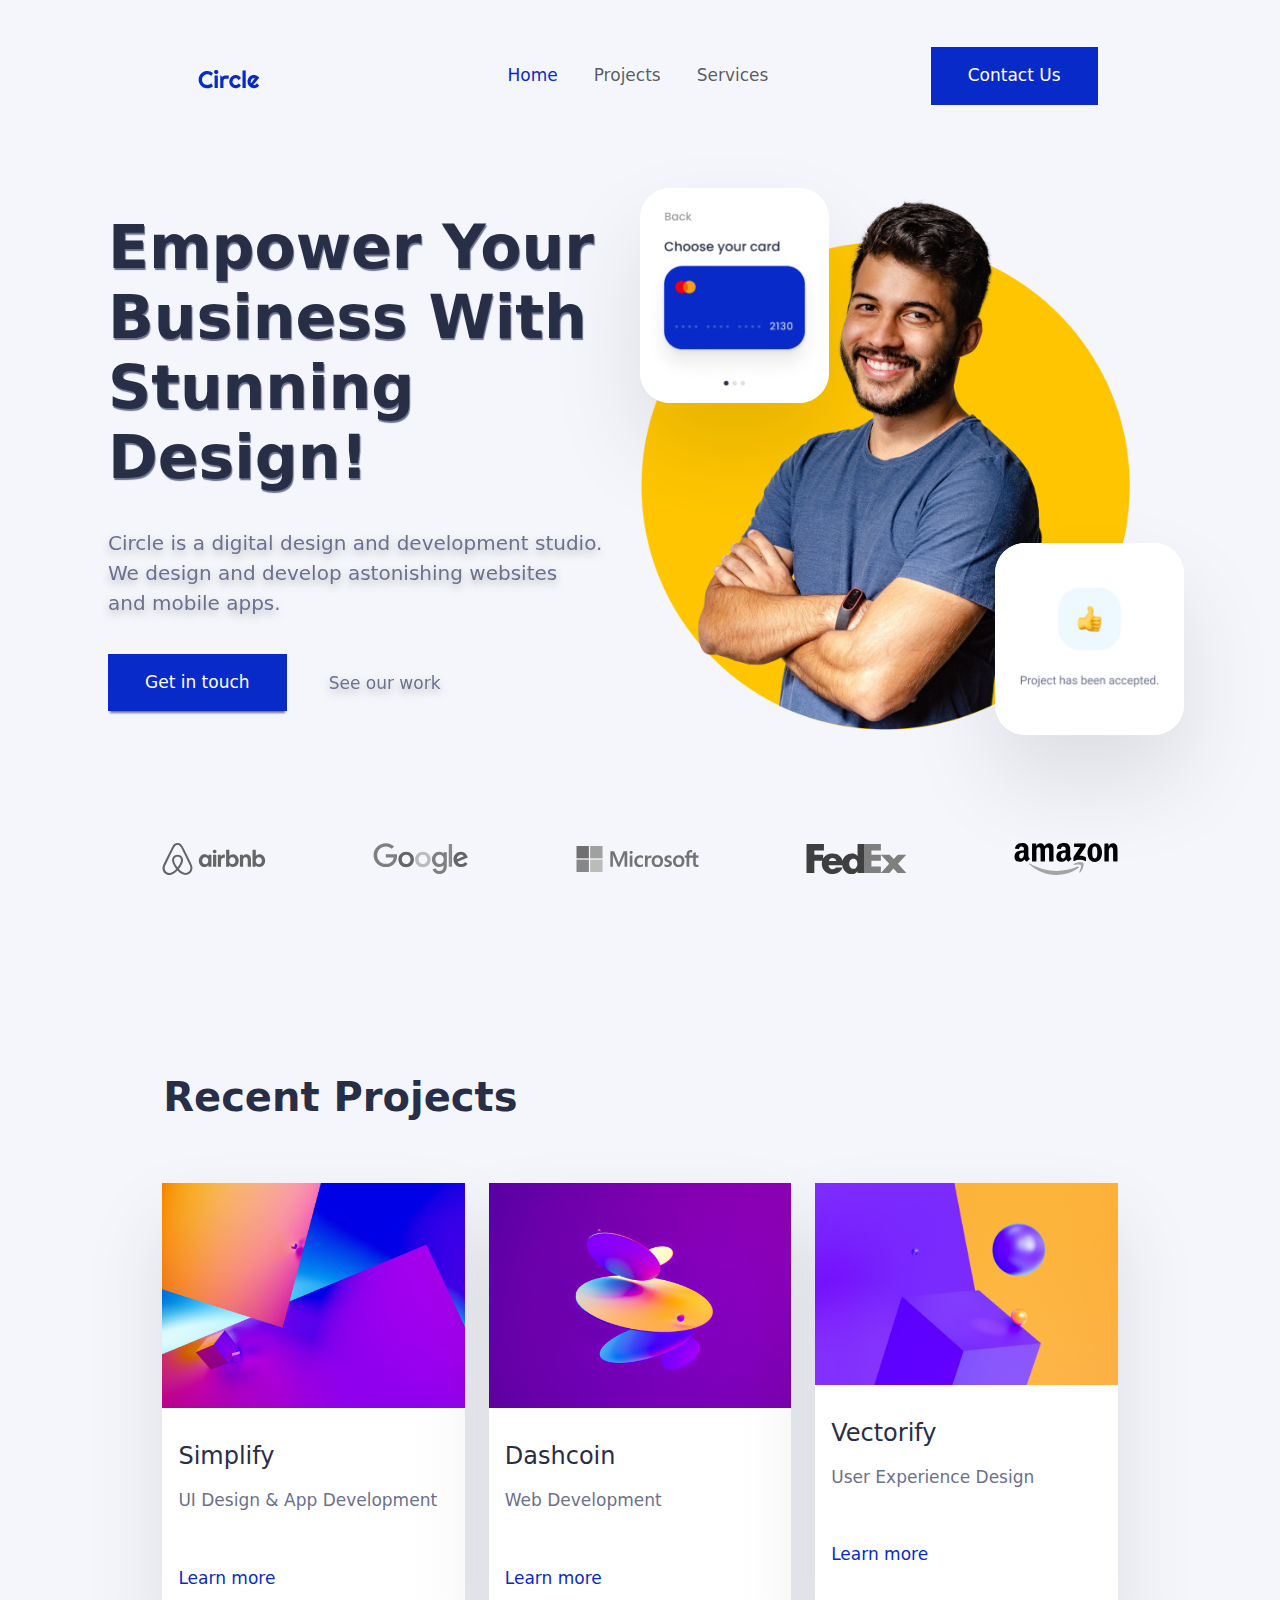
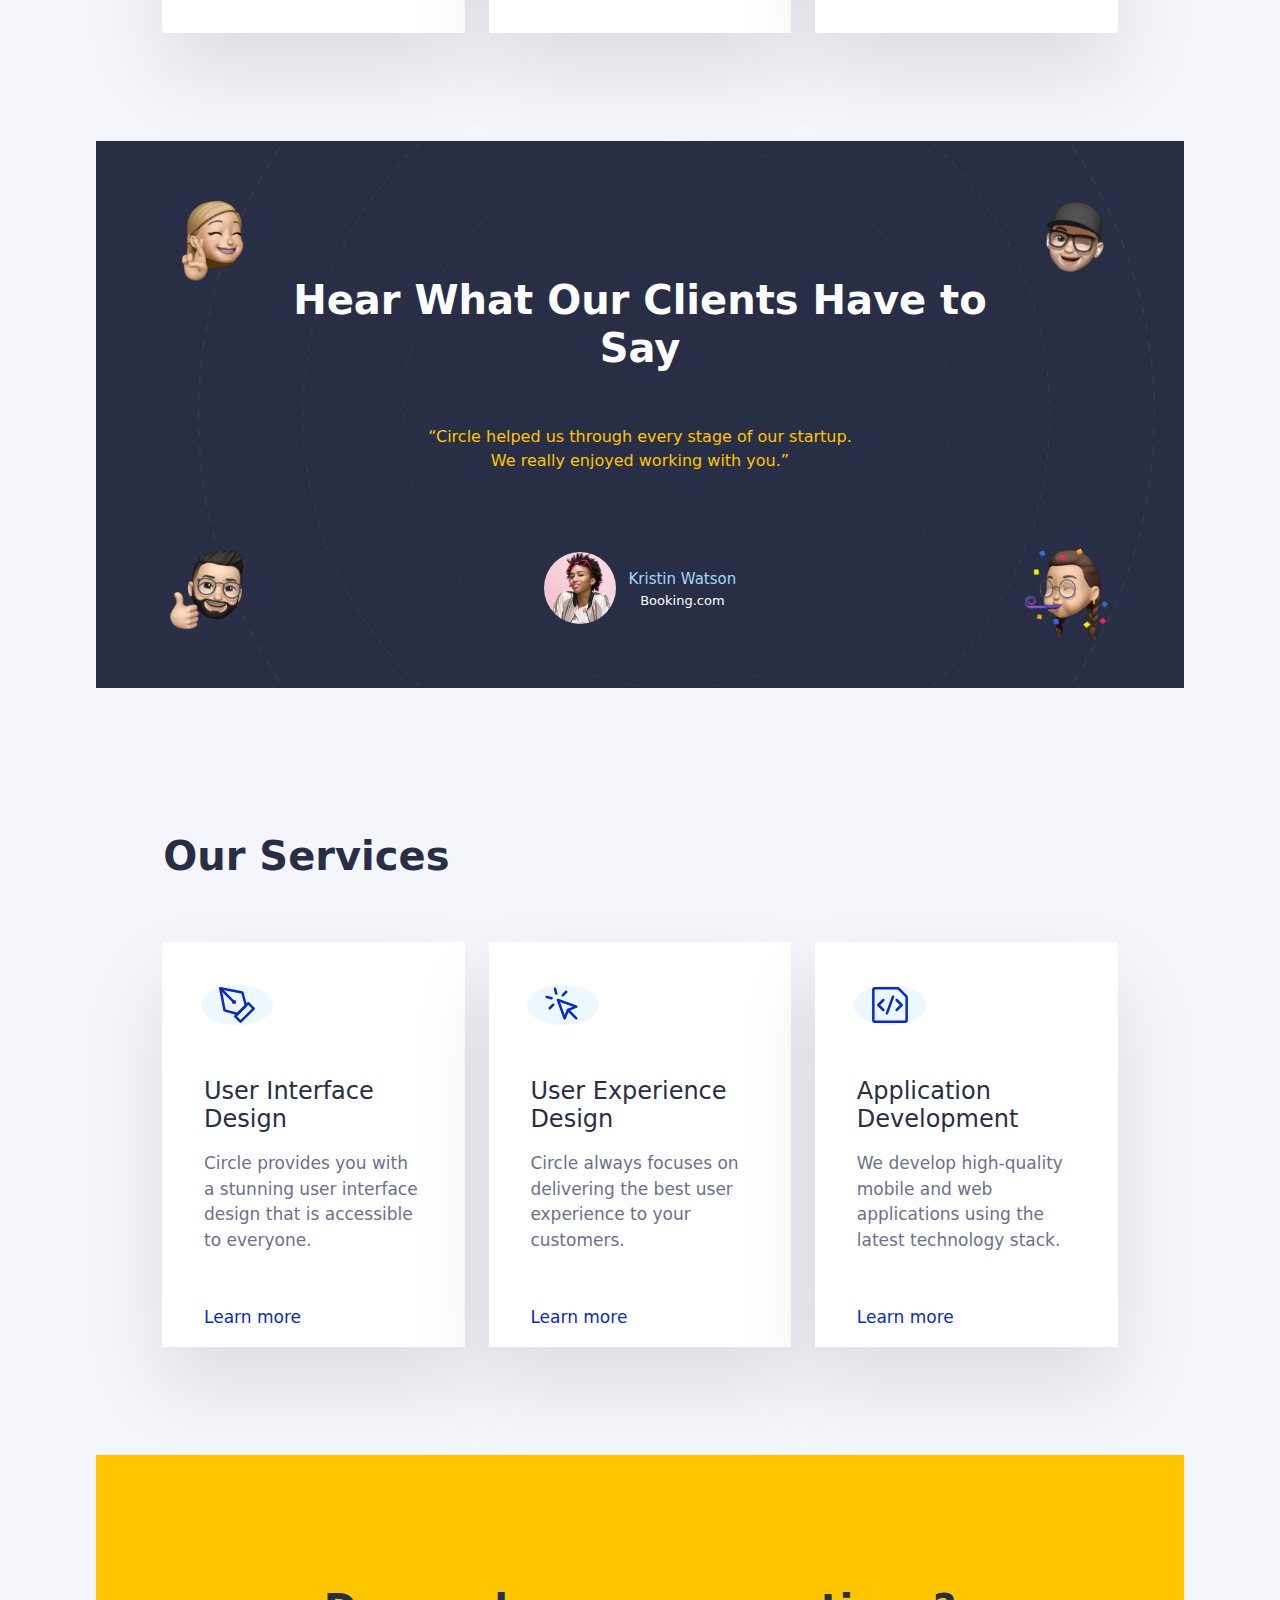
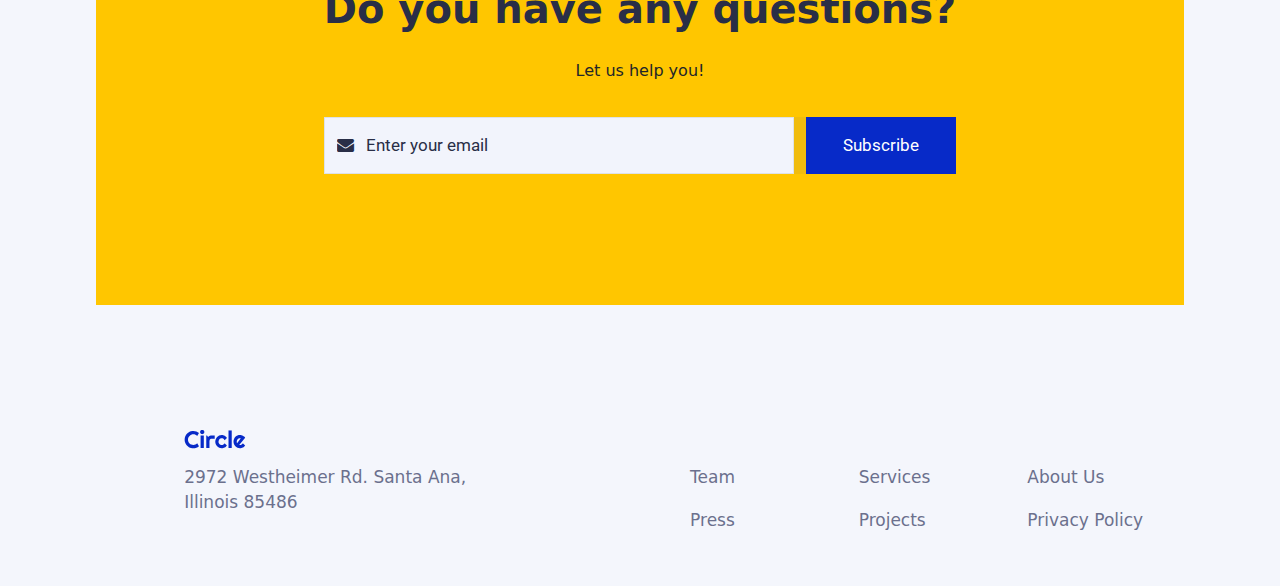
<file: index.html>
<!DOCTYPE html>
<html lang="en">
    <head>
        <meta charset="UTF-8">
        <meta http-equiv="X-UA-Compatible" content="IE=edge">
        <meta name="viewport" content="width=device-width, initial-scale=1.0">
        <link rel="stylesheet" href="css/bootstrap.css">
        <link rel="stylesheet" href="https://cdnjs.cloudflare.com/ajax/libs/font-awesome/4.7.0/css/font-awesome.min.css">
        <link rel="stylesheet" href="https://cdnjs.cloudflare.com/ajax/libs/animate.css/4.1.1/animate.min.css" />
        <link rel="stylesheet" href="css/main.css">
        <title>Home</title>
        <link rel="preconnect" href="https://fonts.googleapis.com">
        <link rel="preconnect" href="https://fonts.gstatic.com" crossorigin>
        <link href="https://fonts.googleapis.com/css2?family=Roboto:ital,wght@0,100;0,300;0,400;0,500;0,700;0,900;1,100;1,400;1,500;1,700;1,900&display=swap" rel="stylesheet">
    </head>
    <body>
        <main>
            <nav class="navbar navbar-expand-lg">
                <div class="container">
                    <div class="logo-section">
                        <a class="navbar-brand" href="#">
                            <a href="/index.html"><img src="img/logos/circle.svg" alt="Logo"></a>
                            </a>
                            <button class="navbar-toggler" type="button" data-bs-toggle="collapse" data-bs-target="#navbarNav" aria-controls="navbarNav" aria-expanded="false" aria-label="Toggle navigation">
                                <span class="navbar-toggler-icon"></span>
                            </button>
                    </div>
                    <div class="collapse navbar-collapse" id="navbarNav">
                        <div class="menu-section menu-container">
                            <ul class="navbar-nav">
                                <li class="close-menu d-flex justify-content-right"><i class="fa fa-times"></i></li>
                                <li class="nav-item">
                                <a class="nav-link primary-color" href="/index.html">Home</a>
                                </li>
                                <li class="nav-item">
                                <a class="nav-link" href="/project-page/project.html">Projects</a>
                                </li>
                                <li class="nav-item">
                                <a class="nav-link" href="#services">Services</a>
                                </li>
                            </ul>
                        </div>
                        <div class="button-section">
                            <a href="/contact-us-page/contact-us.html"><button class="btn button-blue" type="button">Contact Us</button></a>
                        </div>
                    </div>
                </div>
            </nav>
            <section class="hero">
                <div class="container-fluid">
                    <div class="row">
                        <div class="col-md-6 d-flex align-items-center justify-content-center">
                            <div class="container-left">
                                <h1 class="d-block my-3 hero-shadow">Empower Your <br>Business With <br>Stunning Design!</h1>
                                <p class="d-block intro-text shadow-text-neutral">Circle is a digital design and development studio. <br>We design and develop astonishing websites <br>and mobile apps.</p>
                                <div class="hero-buttons d-block my-3">
                                    <a href="/contact-us-page/contact-us.html"><button class="btn button-blue shadow-button">Get in touch</button></a>
                                    <a href="#our-work"><button class="btn button-transparent headline-text-medium shadow-text-neutral">See our work</button></a>
                                </div>
                            </div>
                        </div>
                        <div class="col-md-6 p-0 position-relative img-hero">
                            <img src="img/hero-section/hero-image.png" class="img-main">
                            <img src="img/hero-section/card-1.png" class="position-absolute top-0 start-0 img-over-main">
                            <img src="img/hero-section/card-2.png" class="position-absolute bottom-0 end-0 img-over-main">
                        </div>
                    </div>
                </div>
            </section>
            <section class="clients">
                <div class="container-fluid">
                    <div class="row">
                        <div class="d-flex justify-content-between align-items-center logos-container">
                            <img src="img/logos/airbnb-logo.svg" alt="Logo Airbnb" class="img-fluid">
                            <img src="img/logos/google-logo.svg" alt="Logo Google" class="img-fluid">
                            <img src="img/logos/microsoft-logo.svg" alt="Logo Microsoft" class="img-fluid">
                            <img src="img/logos/fedex-logo.svg" alt="Logo Fedex" class="img-fluid">
                            <img src="img/logos/amazon-logo.svg" alt="Logo Amazon" class="img-fluid">
                        </div>
                    </div>
                </div>
            </section>
            <section class="projects" id="our-work">
                <h3 class="subtitle-item">Recent Projects</h3>
                <div class="container">
                    <div class="row">
                        <div class="col-md-4">
                            <div class="card body-project">
                                <img src="img/projects-section/1.jpg" class="card-img-top" alt="Proyecto 1">
                                <div class="card-body">
                                    <p class="body-intro-text">Simplify</p>
                                    <p class="body-intro-medium">UI Design & App Development</p>
                                    <a href="/project-page/project.html?uuid=1" class="body-intro-primary">Learn more</a>
                                </div>
                            </div>
                        </div>
                        <div class="col-md-4">
                            <div class="card body-project">
                                <img src="img/projects-section/2.jpg" class="card-img-top" alt="Proyecto 2">
                                <div class="card-body">
                                    <p class="body-intro-text">Dashcoin</p>
                                    <p class="body-intro-medium">Web Development</p>
                                    <a href="/project-page/project.html?uuid=2" class="body-intro-primary">Learn more</a>
                                </div>
                            </div>
                        </div>
                        <div class="col-md-4">
                            <div class="card body-project">
                                <img src="img/projects-section/3.jpg" class="card-img-top" alt="Proyecto 3">
                                <div class="card-body">
                                    <p class="body-intro-text">Vectorify</p>
                                    <p class="body-intro-medium">User Experience Design</p>
                                    <a href="/project-page/project.html?uuid=3" class="body-intro-primary">Learn more</a>
                                </div>
                            </div>
                        </div>
                    </div>
                </div>
            </section>
            <section class="testimonial">
                <div class="container">
                    <div class="row text-center">
                        <div class="col-md-2">
                            <img class="emoji emoji-left" src="img/testimonial-section/memoji-1.png" alt="Emoji 1">
                        </div>
                        <div class="col-md-8 text-center">
                            <h3 class="testimonial-title">Hear What Our Clients Have to Say</h3>
                        </div>
                        <div class="col-md-2">
                            <img class="emoji emoji-right" src="img/testimonial-section/memoji-2.png" alt="Emoji 2">
                        </div>
                    </div>
                    <div class="row text-center">
                        <p class="testimonial-medium">“Circle helped us through every stage of our startup.<br> We really enjoyed working with you.”</p>
                    </div>
                    <div class="row text-center">
                        <div class="col-md-2">
                            <img class="emoji emoji-left" src="img/testimonial-section/memoji-3.png" alt="Emoji 3">
                        </div>
                        <div class="col-md-8 text-center center-flex-testimonial">
                            <div class="circle-image d-inline-flex">
                            </div>
                            <div class="d-inline-flex ">
                                <div class="text-center testimonial-data">
                                    <p class="caption-text-1 testimonial-name">Kristin Watson</p>
                                    <p class="caption-text-2 testimonial-web">Booking.com</p>
                                </div>
                            </div>
                            
                        </div>
                        <div class="col-md-2">
                            <img class="emoji emoji-right" src="img/testimonial-section/memoji-4.png" alt="Emoji 4">
                        </div>
                    </div>
                </div>
            </section>
            <section class="services" id="services">
                <h3 class="subtitle-item">Our Services</h3>
                <div class="container">
                    <div class="row">
                        <div class="col-md-4">
                            <div class="card body-services">
                                <div class="icon-services"><img src="img/services-section/icons/1.svg" alt="Icon"></div>
                                <div class="card-body">
                                    <h5 class="body-intro-text">User Interface Design</h5>
                                    <p class="body-intro-medium">Circle provides you with a stunning user interface design that is accessible to everyone.</p>
                                    <a href="#" class="body-intro-primary">Learn more</a>
                                </div>
                            </div>
                        </div>
                        <div class="col-md-4">
                            <div class="card body-services">
                                <div class="icon-services"><img src="img/services-section/icons/2.svg" alt="Icon"></div>
                                <div class="card-body">
                                    <h5 class="body-intro-text">User Experience Design</h5>
                                    <p class="body-intro-medium">Circle always focuses on delivering the best user experience to your customers.</p>
                                    <a href="#" class="body-intro-primary">Learn more</a>
                                </div>
                            </div>
                        </div>
                        <div class="col-md-4">
                            <div class="card body-services">
                                <div class="icon-services"><img src="img/services-section/icons/3.svg" alt="Icon"></div>
                                <div class="card-body">
                                    <h5 class="body-intro-text">Application Development</h5>
                                    <p class="body-intro-medium">We develop high-quality mobile and web applications using the latest technology stack.</p>
                                    <a href="#" class="body-intro-primary">Learn more</a>
                                </div>
                            </div>
                        </div>
                    </div>
                </div>
            </section>
            <section class="cta d-flex align-items-center justify-content-center text-center">
                <div>
                    <h3 class="cta-title">Do you have any questions?</h3>
                    <p class="cta-subtitle">Let us help you!</p>
                    <div class="input-group">
                        <input type="text" class="form-control input-newsletter" placeholder="&#xf0e0;   Enter your email">
                        <div class="input-group-append">
                        <button class="btn button-blue">Subscribe</button>
                        </div>
                    </div>
                </div>
            </section>
            
            <footer class="footer mt-auto py-3">
                <div class="container">
                    <div class="row">
                        <div class="col-md-6">
                            <img src="img/logos/circle.svg" alt="Logo Circle" class="mb-3">
                            <p class="headline-text-regular neutral-medium">2972 Westheimer Rd. Santa Ana, <br>Illinois 85486</p>
                        </div>
                        <div class="col-md-6">
                            <div class="row headline-text-regular">
                                <div class="col-md-4">
                                    <ul class="list-unstyled footer-text">
                                        <li><a href="#">Team</a></li>
                                        <li><a href="#">Press</a></li>
                                    </ul>
                                </div>
                                <div class="col-md-4">
                                    <ul class="list-unstyled footer-text">
                                        <li><a href="#services">Services</a></li>
                                        <li><a href="/project-page/project.html">Projects</a></li>
                                    </ul>
                                </div>
                                <div class="col-md-4">
                                    <ul class="list-unstyled footer-text">
                                        <li><a href="#">About Us</a></li>
                                        <li><a href="#">Privacy Policy</a></li>
                                    </ul>
                                </div>
                            </div>
                        </div>
                    </div>
                </div>
            </footer>
        </main>
        <script src="js/bootstrap.bundle.js"></script>
        <script src="home.js"></script>
    </body>
</html>
</file>
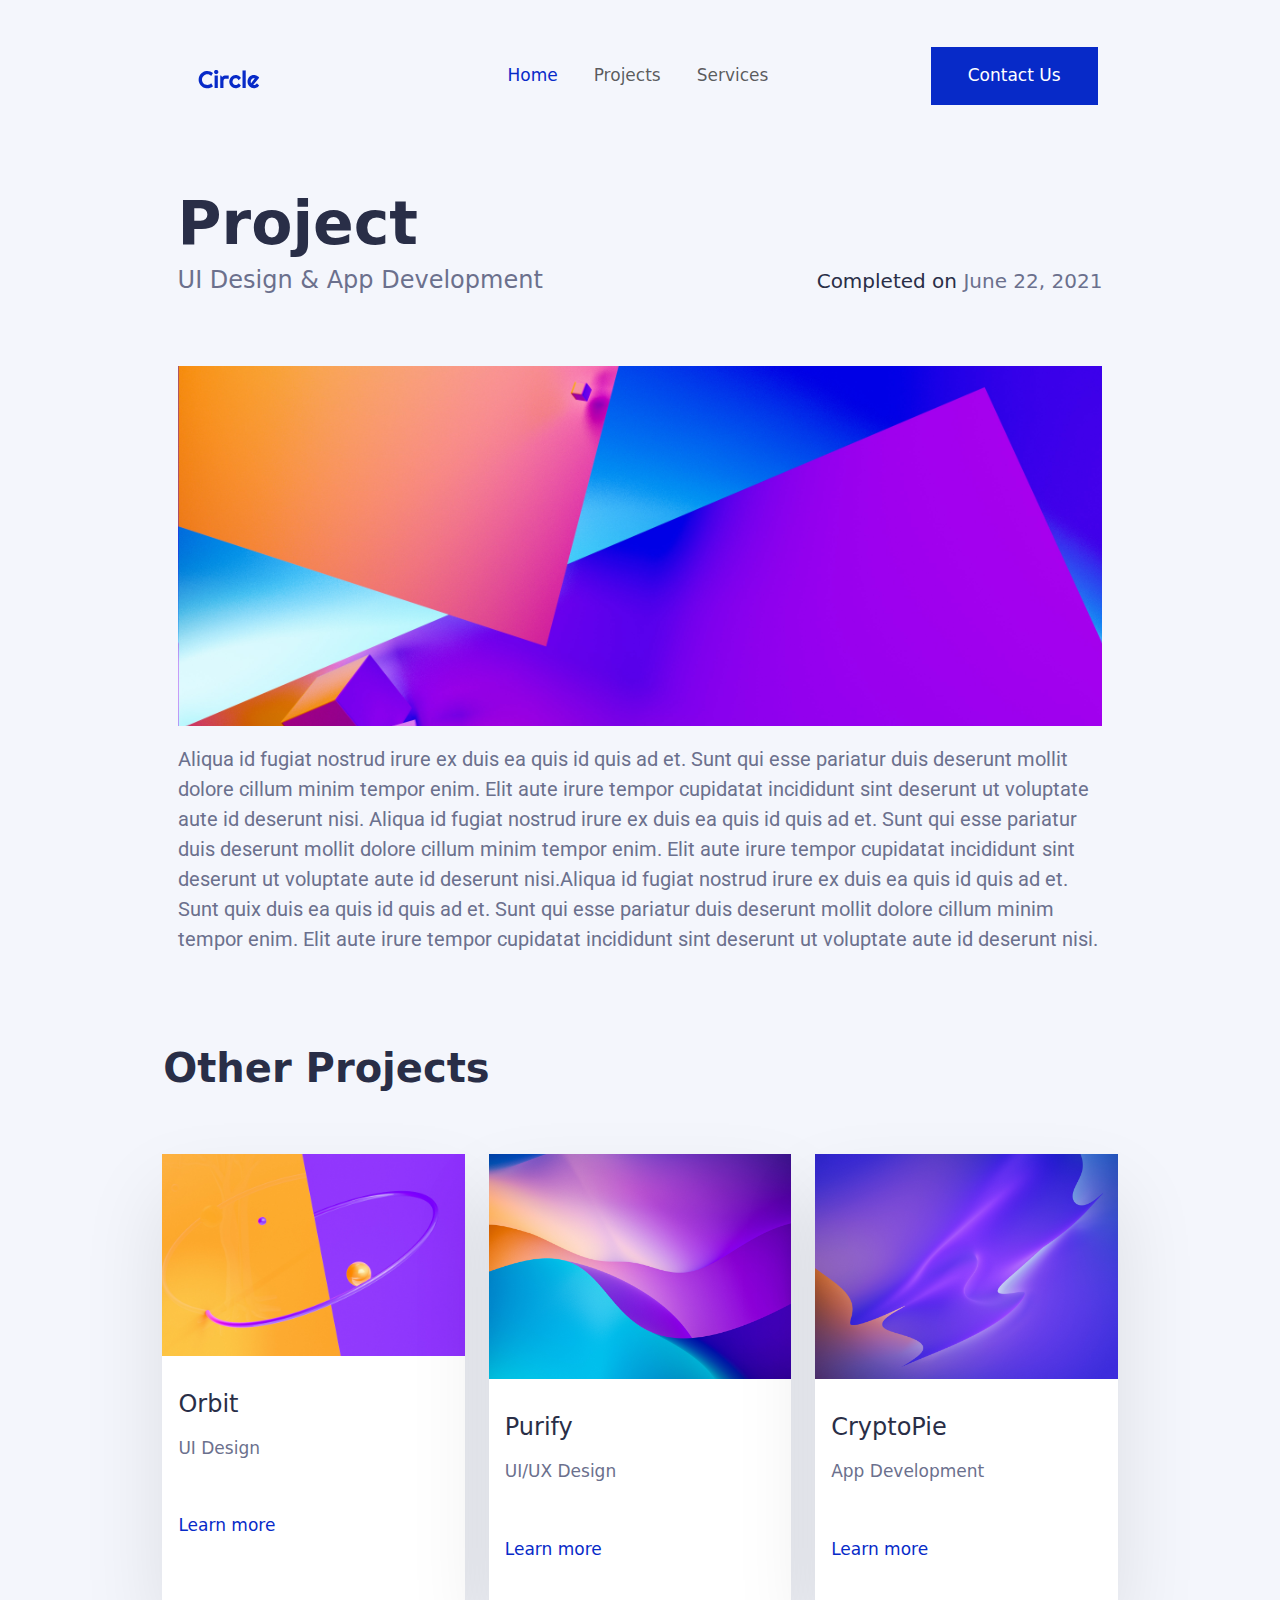
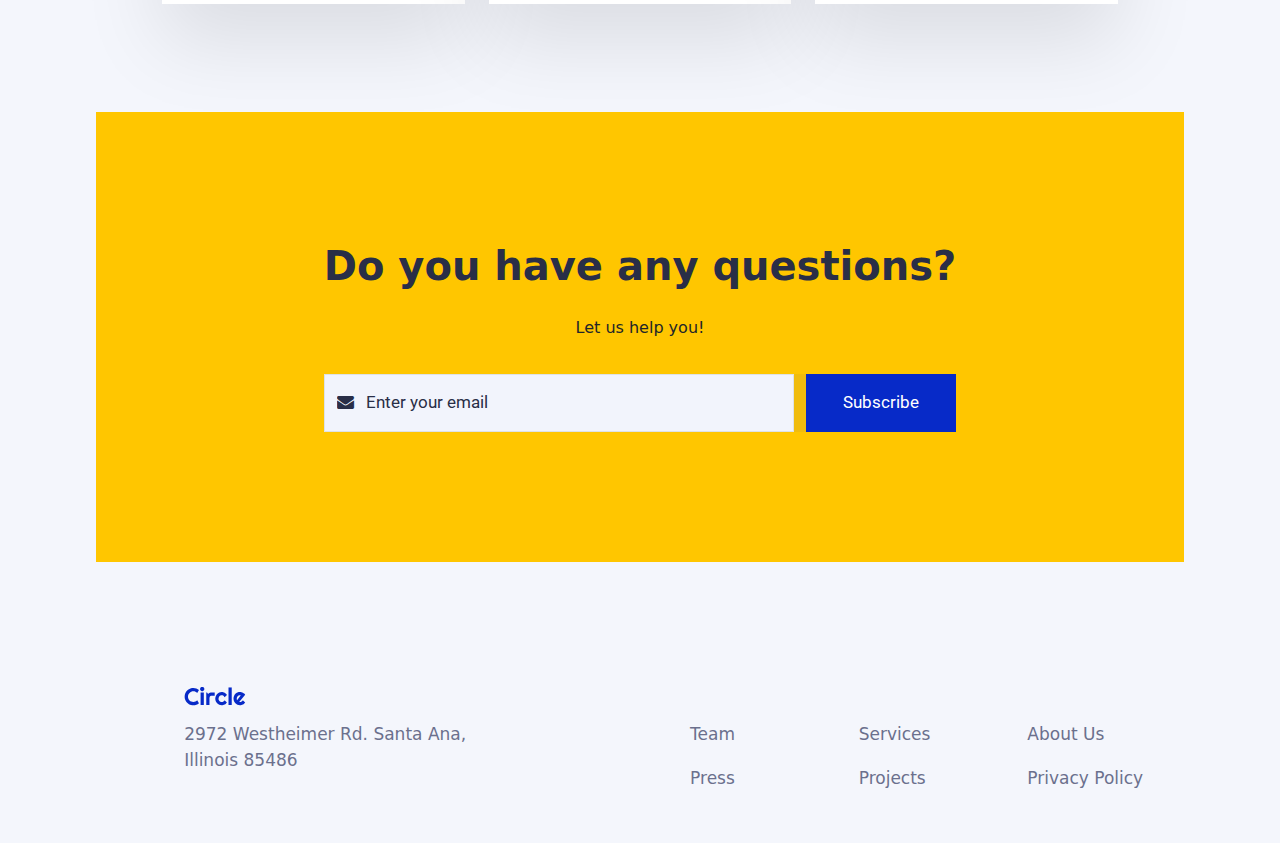
<file: project-page/project.html>
<!DOCTYPE html>
<html lang="en">
    <head>
        <meta charset="UTF-8">
        <meta http-equiv="X-UA-Compatible" content="IE=edge">
        <meta name="viewport" content="width=device-width, initial-scale=1.0">
        <link rel="stylesheet" href="../css/bootstrap.css">
        <link rel="stylesheet" href="https://cdnjs.cloudflare.com/ajax/libs/font-awesome/4.7.0/css/font-awesome.min.css">
        <link rel="stylesheet" href="../css/main.css">
        <title>Project</title>
        <link rel="preconnect" href="https://fonts.googleapis.com">
        <link rel="preconnect" href="https://fonts.gstatic.com" crossorigin>
        <link href="https://fonts.googleapis.com/css2?family=Roboto:ital,wght@0,100;0,300;0,400;0,500;0,700;0,900;1,100;1,400;1,500;1,700;1,900&display=swap" rel="stylesheet">
    </head>
    <body>
        <main>
            <nav class="navbar navbar-expand-lg">
                <div class="container">
                    <div class="logo-section">
                        <a class="navbar-brand" href="#">
                            <a href="/index.html"><img src="../img/logos/circle.svg" alt="Logo"></a>
                            </a>
                            <button class="navbar-toggler" type="button" data-bs-toggle="collapse" data-bs-target="#navbarNav" aria-controls="navbarNav" aria-expanded="false" aria-label="Toggle navigation">
                                <span class="navbar-toggler-icon"></span>
                            </button>
                    </div>
                    <div class="collapse navbar-collapse" id="navbarNav">
                        <div class="menu-section">
                            <ul class="navbar-nav">
                                <li class="nav-item">
                                <a class="nav-link primary-color" href="/index.html">Home</a>
                                </li>
                                <li class="nav-item">
                                <a class="nav-link" href="/project-page/project.html">Projects</a>
                                </li>
                                <li class="nav-item">
                                <a class="nav-link" href="/index.html#services">Services</a>
                                </li>
                            </ul>
                        </div>
                        <div class="button-section">
                            <a href="/contact-us-page/contact-us.html"><button class="btn button-blue" type="button">Contact Us</button></a>
                        </div>
                    </div>
                </div>
            </nav>
            <header class="inner-page">
                <h1 id="project-title">Project</h1>
                <div class="row">
                    <div class="col-md-6 d-inline-flex justify-content-start">
                        <p class="body-intro-text-projects neutral-medium" id="project-description">UI Design & App Development</p>
                    </div>
                    <div class="col-md-6 d-inline-flex justify-content-end">
                        <p class="intro-text-projects neutral-dark">Completed on <span class="neutral-medium" id="#project-completed_on">June 22, 2021</span></p>
                    </div>
                </div>
            </header>
            <section class="project-detail">
                <figure>
                    <div class="detail-image">
                    
                    </div>
                    <figcaption>
                        <p id="project-content">Aliqua id fugiat nostrud irure ex duis ea quis id quis ad et. Sunt qui esse pariatur duis deserunt mollit dolore cillum minim tempor enim. Elit aute irure tempor cupidatat incididunt sint deserunt ut voluptate aute id deserunt nisi. Aliqua id fugiat nostrud irure ex duis ea quis id quis ad et. Sunt qui esse pariatur duis deserunt mollit dolore cillum minim tempor enim. Elit aute irure tempor cupidatat incididunt sint deserunt ut voluptate aute id deserunt nisi.Aliqua id fugiat nostrud irure ex duis ea quis id quis ad et. Sunt quix duis ea quis id quis ad et. Sunt qui esse pariatur duis deserunt mollit dolore cillum minim tempor enim. Elit aute irure tempor cupidatat incididunt sint deserunt ut voluptate aute id deserunt nisi.</p>
                    </figcaption>
                </figure>

            </section>
            <section class="other-projects">
                <h3 class="subtitle-item">Other Projects</h3>
                <div class="container">
                    <div class="row">
                        <div class="col-md-4">
                            <div class="card body-project">
                                <img src="../img/projects-section/4.jpg" class="card-img-top" alt="Proyecto 1">
                                <div class="card-body">
                                    <p class="body-intro-text">Orbit</p>
                                    <p class="body-intro-medium">UI Design</p>
                                    <a href="#" class="body-intro-primary">Learn more</a>
                                </div>
                            </div>
                        </div>
                        <div class="col-md-4">
                            <div class="card body-project">
                                <img src="../img/projects-section/5.jpg" class="card-img-top" alt="Proyecto 2">
                                <div class="card-body">
                                    <p class="body-intro-text">Purify</p>
                                    <p class="body-intro-medium">UI/UX Design</p>
                                    <a href="#" class="body-intro-primary">Learn more</a>
                                </div>
                            </div>
                        </div>
                        <div class="col-md-4">
                            <div class="card body-project">
                                <img src="../img/projects-section/6.jpg" class="card-img-top" alt="Proyecto 3">
                                <div class="card-body">
                                    <p class="body-intro-text">CryptoPie</p>
                                    <p class="body-intro-medium">App Development</p>
                                    <a href="#" class="body-intro-primary">Learn more</a>
                                </div>
                            </div>
                        </div>
                    </div>
                </div>
            </section>
            <div id="project-container">

            </div>
            <section class="cta d-flex align-items-center justify-content-center text-center">
                <div>
                    <h3 class="cta-title">Do you have any questions?</h3>
                    <p class="cta-subtitle">Let us help you!</p>
                    <div class="input-group">
                        <input type="text" class="form-control input-newsletter" placeholder="&#xf0e0;   Enter your email">
                        <div class="input-group-append">
                        <button class="btn button-blue">Subscribe</button>
                        </div>
                    </div>
                </div>
            </section>
            
            <footer class="footer mt-auto py-3">
                <div class="container">
                    <div class="row">
                        <div class="col-md-6">
                            <img src="../img/logos/circle.svg" alt="Logo Circle" class="mb-3">
                            <p class="headline-text-regular neutral-medium">2972 Westheimer Rd. Santa Ana, <br>Illinois 85486</p>
                        </div>
                        <div class="col-md-6">
                            <div class="row headline-text-regular">
                                <div class="col-md-4">
                                    <ul class="list-unstyled footer-text">
                                        <li><a href="#">Team</a></li>
                                        <li><a href="#">Press</a></li>
                                    </ul>
                                </div>
                                <div class="col-md-4">
                                    <ul class="list-unstyled footer-text">
                                        <li><a href="#services">Services</a></li>
                                        <li><a href="/project-page/project.html">Projects</a></li>
                                    </ul>
                                </div>
                                <div class="col-md-4">
                                    <ul class="list-unstyled footer-text">
                                        <li><a href="#">About Us</a></li>
                                        <li><a href="#">Privacy Policy</a></li>
                                    </ul>
                                </div>
                            </div>
                        </div>
                    </div>
                </div>
            </footer>
        </main>
        <script src="../js/bootstrap.bundle.js"></script>
        <script src="project.js"></script>
    </body>
</html>
</file>
<file: css/main.css>
:root {
    --primary-default: #072AC8;
    --accent: #43D2FF;
    --primary-over: #A2D6F9;
    --primary-taped: #292E47;
    --neutral-dark: #292E47;
    --neutral-medium: #6B708D;
    --neutral-light: #F2F4FC;
    --neutral-light-blue: #ECF7FF;
    --secondary-1: #FFC600;
    --text-styles-color: #514D67;
}

html{
    font-family: 'Roboto';
}

body{
    background-color: #F4F6FC;
}

.form-control{
    background: rgba(107, 112, 141, 0.1);
    font-family: 'Roboto';
    font-weight: 400;
    font-size: 17px;
    border-radius: 0px;

}

input#email {
    max-width: 95%;
}

.form-group label{
    font-size: 20px;
    line-height: 150%;
    color: var(--neutral-medium);
}
input {
    font-family: 'FontAwesome';
}
.input-group{
    background: rgba(107, 112, 141, 0.1);
    font-family: 'Roboto';
    font-weight: 400;
    font-size: 17px;

}
.input-group::placeholder{
    color: var(--neutral-medium);
}
.form-control::placeholder{
    color: var(--neutral-medium);
}
.input-newsletter{
    background-color: var(--neutral-light);
    border-radius: 0;
    margin-right: 1vw;
    color: var(--neutral-dark);
    font-family: Roboto, FontAwesome;
}
.inner-page{
    margin-bottom: 3vh;
}
header.inner-page {
    max-width: 85%;
    margin-left: auto;
    margin-right: auto;
}
.form-contact-us {
    max-width: 85%;
    margin-left: auto;
    margin-right: auto;
}

.form-contact-us .form-group label{
    margin-top: 3vh;
    margin-bottom: 1vh;
}

/* Text */

h1, h2, h3, h4{
    font-weight: bold;
    color: var(--primary-taped);
}

h1{
    font-style: normal;
    font-weight: 700;
    font-size: 60px;
    line-height: 70px;
}

.hero-shadow{
    text-shadow: 1px 2px 1px var(--neutral-medium);
}

h2{
    font-size: 50px;
}

h3{
    font-size: 40px;
}

h4{
    font-size: 24px;
}

.project-detail{
    max-width: 85%;
    margin-left: auto;
    margin-right: auto;
    margin-top: 6vh;
}
.project-detail p{
    margin-top: 2vh;
    margin-bottom: 2vh;
}
.other-projects {
    margin-top: 6vh;
    margin-bottom: 12vh;
    width: 90%;
    margin-left: auto;
    margin-right: auto;
}

.detail-image{
    background-image: url("../img/projects-section/1.jpg");
    background-size: cover;
    background-position: center;
    max-width: 100%;
    min-height: 40vh;
    height: 40vh;
    width: 100%;
    margin-bottom: 2vh;
    
}

.col-md-4{
    margin-top:2vh;
}

figcaption{
    font-family: 'Roboto';
    font-style: normal;
    font-weight: 400;
    font-size: 20px;
    line-height: 150%;
    color: #6B708D;
}

.intro-text{
    font-weight: 400;
    font-size: 20px;
    line-height: 150%;
    color: var(--neutral-medium);
    margin-top: 4vh;
    margin-bottom: 4vh;
}

.intro-text-projects{
    font-weight: 400;
    font-size: 20px;
    line-height: 150%;
    color: var(--neutral-medium);
}

.body-intro-text {
    color: var(--neutral-taped);
    font-size: 24px;
    font-weight: 500;
    line-height: 28px;
    margin-top: 2vh;
    margin-bottom: 2vh;
}

.body-intro-text-projects {
    color: var(--neutral-dark);
    font-size: 24px;
    font-weight: 500;
    line-height: 28px;
}

.headline-text-regular, .headline-text-medium{
    font-size: 17px;
}

.headline-text-regular{
    font-weight: 400;
}
.footer-text a{
    text-decoration: none;
    color: var(--neutral-medium);
}
.footer-text li{
    margin-top: 2vh;
    margin-bottom: 2vh;
}

.neutral-medium{
    color: var(--neutral-medium);
}
.neutral-dark{
    color: var(--neutral-dark);
}

.input-newsletter::placeholder{
    color: var(--neutral-dark);
}

.headline-text-medium{
    font-weight: 500;
    color: var(--neutral-medium);
    font-style: normal;
    font-weight: 500;
    font-size: 17px;
    line-height: 130%;
}

.caption-text-1{
    font-size: 15px;
    font-weight: 400;
}

.caption-text-2{
    font-size: 13px;
    font-weight: 400;
}

.primary-color{
    color: var(--primary-default);
    font-weight: 500;
}
.body-intro-text{
    color: var(--primary-taped);
    font-size: 24px;
    font-weight: 500;
    line-height: 28px;
    margin-top: 2vh;
    margin-bottom: 2vh;
}
.body-intro-medium{
    color: var(--neutral-medium);
    font-weight: 400;
    font-size: 17px;
    line-height: 150%;
    padding-bottom: 4vh;
}
.body-intro-primary{
    color: var(--primary-default);
    font-weight: 400;
    font-size: 17px;
    line-height: 150%;
    text-decoration: none;
}
.body-intro-primary a{
    margin-top: 6vh;
}

.body-services{
    background-color: white;
    box-shadow: 0px 38.7755px 77.551px rgba(0, 0, 0, 0.1);
    padding: 2vw;
    border: none;
    height: 45vh;
}
.icon-services{
    background-color: var(--neutral-light-blue);
    width: 8vh;
    height: 8vh;
    border-radius: 50%;
    display: flex;
    justify-items: center;
    align-items: center;
    justify-content: center;
    margin-left: 1vw;
    margin-top: 2vh;
    margin-bottom: 2vh;
}
/* Buttons */

.button-blue{
    background-color: var(--primary-default);
    border-radius: 0;
    font-weight: 400;
    font-size: 17px;
    color: white;
    padding: 15px 36px;
}

.button-blue:hover{
    background-color: var(--neutral-dark);
    color:white;
}
.button-blue-extended{
    background-color: var(--primary-default);
    border-radius: 0;
    font-weight: 400;
    font-size: 17px;
    color: white;
    padding: 15px 36px;
    width: 100%;
    margin-top: 3vh;
    margin-bottom: 3vh;
}
.button-blue-extended:hover{
    background-color: var(--neutral-dark);
    color:white;
}

.shadow-button{
    box-shadow: 0 4px 2px -2px var(--neutral-medium);
}
.shadow-text-neutral{
    filter: drop-shadow(0px 4px 4px rgba(0, 0, 0, 0.25));
}

.button-transparent{
    padding: 15px 36px;
}

/* Structure */

main{
    width: 85%;
    margin-left: auto;
    margin-right: auto;
}

nav{
    margin-top: 4vh;
    margin-bottom: 8vh;
    width: 90%;
    margin-left: auto;
    margin-right: auto;
}

nav .container{
    height: 52px;
    display: inline-flex;
    justify-content: center;
    justify-items: center;
    align-items: center;
}
.navbar {
    display: flex;
    justify-content: space-between;
    align-items: center;
    height: 80px;
    padding: 0 20px;
}

.nav-link{
    font-size: 17px;
}

.logo-section {
    flex: 1;
}

.menu-section {
    flex: 2;
    justify-content: center;
    display: inline-flex;
    justify-items: center;
    align-items: center;
    justify-content: space-around;
}

.menu-section ul {
    display: flex;
    list-style: none;
    margin: 0;
    padding: 0;
}

.menu-section li {
    margin: 0 10px;
}

.button-section {
    flex: 1;
    text-align: right;
}
.section-separator {
    margin-bottom: 8vh;
}
.img-main{
    width: 90%;
    height: auto;
}

.img-main img{
    box-shadow: 0px 100px 150px rgba(0, 0, 0, 0.6);
}

.img-over-main{
    width: 21vh;
    background: #FFFFFF;
    box-shadow: 0px 46.5686px 93.1373px rgba(0, 0, 0, 0.1);
    border-radius: 30px;
}

.testimonial{
    background-color: var(--neutral-dark);
    background-image: url('../img/testimonial-section/orbit.png');
    background-size: cover;
    margin-left: auto;
    margin-right: auto;
    padding-top: 5vh;
    padding-bottom: 5vh;
}
.testimonial-title {
    color: white;
    display: flex;
    align-items: center;
    justify-content: center;
    justify-items: center;
    padding-top: 10vh;
    padding-bottom: 5vh;
}

.testimonial-medium{
    color: var(--secondary-1);
    padding-bottom: 5vh;
}

.testimonial-data{
    display: flex;
    flex-direction: column;
    margin-left: 1vw;
    padding-top: 1vh;
    padding-bottom: 1vh;
}

.testimonial-name{
    color: #A2D6F9;
    margin-top: 2vh;
    margin-bottom: 0;
}

.testimonial-web{
    color: white;
}

.center-flex-testimonial{
    display: flex; 
    align-items: center;
    justify-content: center;
}

.cta{
    background-color: var(--secondary-1);
    height: 50vh;
    max-height: 50vh;
    margin-bottom: 12vh;
    margin-left: auto;
    margin-right: auto;
    padding-bottom: 4vh;
}

.clients{
    margin-top:12vh;
    margin-bottom: 12vh;
    width: 90%;
    margin-left: auto;
    margin-right: auto;
}
.clients img{
    filter: grayscale(1);
}
.clients img:hover{
    filter: grayscale(0);
}

.projects{
    margin-top: 18vh;
    margin-bottom: 12vh;
    width: 90%;
    margin-left: auto;
    margin-right: auto;
}

.services{
    margin-top:12vh;
    margin-bottom: 12vh;
    width: 90%;
    margin-left: auto;
    margin-right: auto;
}

.emoji{
    max-width: 12vw;
    height:auto;
}

.emoji-left{
    padding-left: 5vh;
}
.emoji-right{
    padding-right: 5vh;
}

.circle-image{
    width:8vh;
    height:8vh;
    border-radius:50%;
    background-image:url("../img/testimonial-section/profile.png");
    background-size: cover;
    background-position: 50% 25%;
}

footer{
    width: 93%;
    margin-left: auto;
    margin-bottom: 2vh;
}

.form-contact-us input {
    min-height: 6vh;
}

.card-img, .card-img-top {
    border-top-left-radius: 0;
    border-top-right-radius: 0;
    max-height: 25vh;
    width: 100%;
}
.card{
    border-radius: 0px;
}
.subtitle-item{
    padding-left: 1vw;
    padding-top: 4vh;
    padding-bottom: 4vh;
}

.body-project {
    background-color: white;
    box-shadow: 0px 38.7755px 77.551px rgb(0 0 0 / 10%);
    border: none;
    height: 50vh;
    width: 100%;
}

.cta-title{
    padding-top: 4vh;
    padding-bottom: 2vh;
}
.cta-subtitle{
    padding-bottom: 2vh;
}

.close-menu{
    display: none!important;
}

@media (max-width: 991px) {
    .navbar-collapse {
        background-color: #fff!important;
        position: fixed !important;
        top: 0;
        left: 0;
        right: 0;
        bottom: 0;
        z-index: 9999;
        overflow-y: auto;
        padding-top: 50px;
        max-height: 40vh;
    }
    .navbar-nav {
        display: flex;
        flex-direction: column;
        align-items: center;
    }
    .nav-item {
        margin-bottom: 1rem;
    }
    .button-section {
        display: flex;
        justify-content: center;
        margin-top: 1rem;
    }
    .menu-section{
        width: 100%;
    }
    .img-over-main {
        width: 13vh;
    }
    .close-menu{
        display: block!important;
    }
    .logos-container {
        display: flex;
        flex-direction: column;
    }
    
    .logos-container {
        margin: 10px;
        flex-basis: 100%;
        max-width: 100%;
        width: 100%;
    }
    .logos-container img{
        padding-top: 5vh;
        padding-bottom: 5vh;
    }
}
</file>
